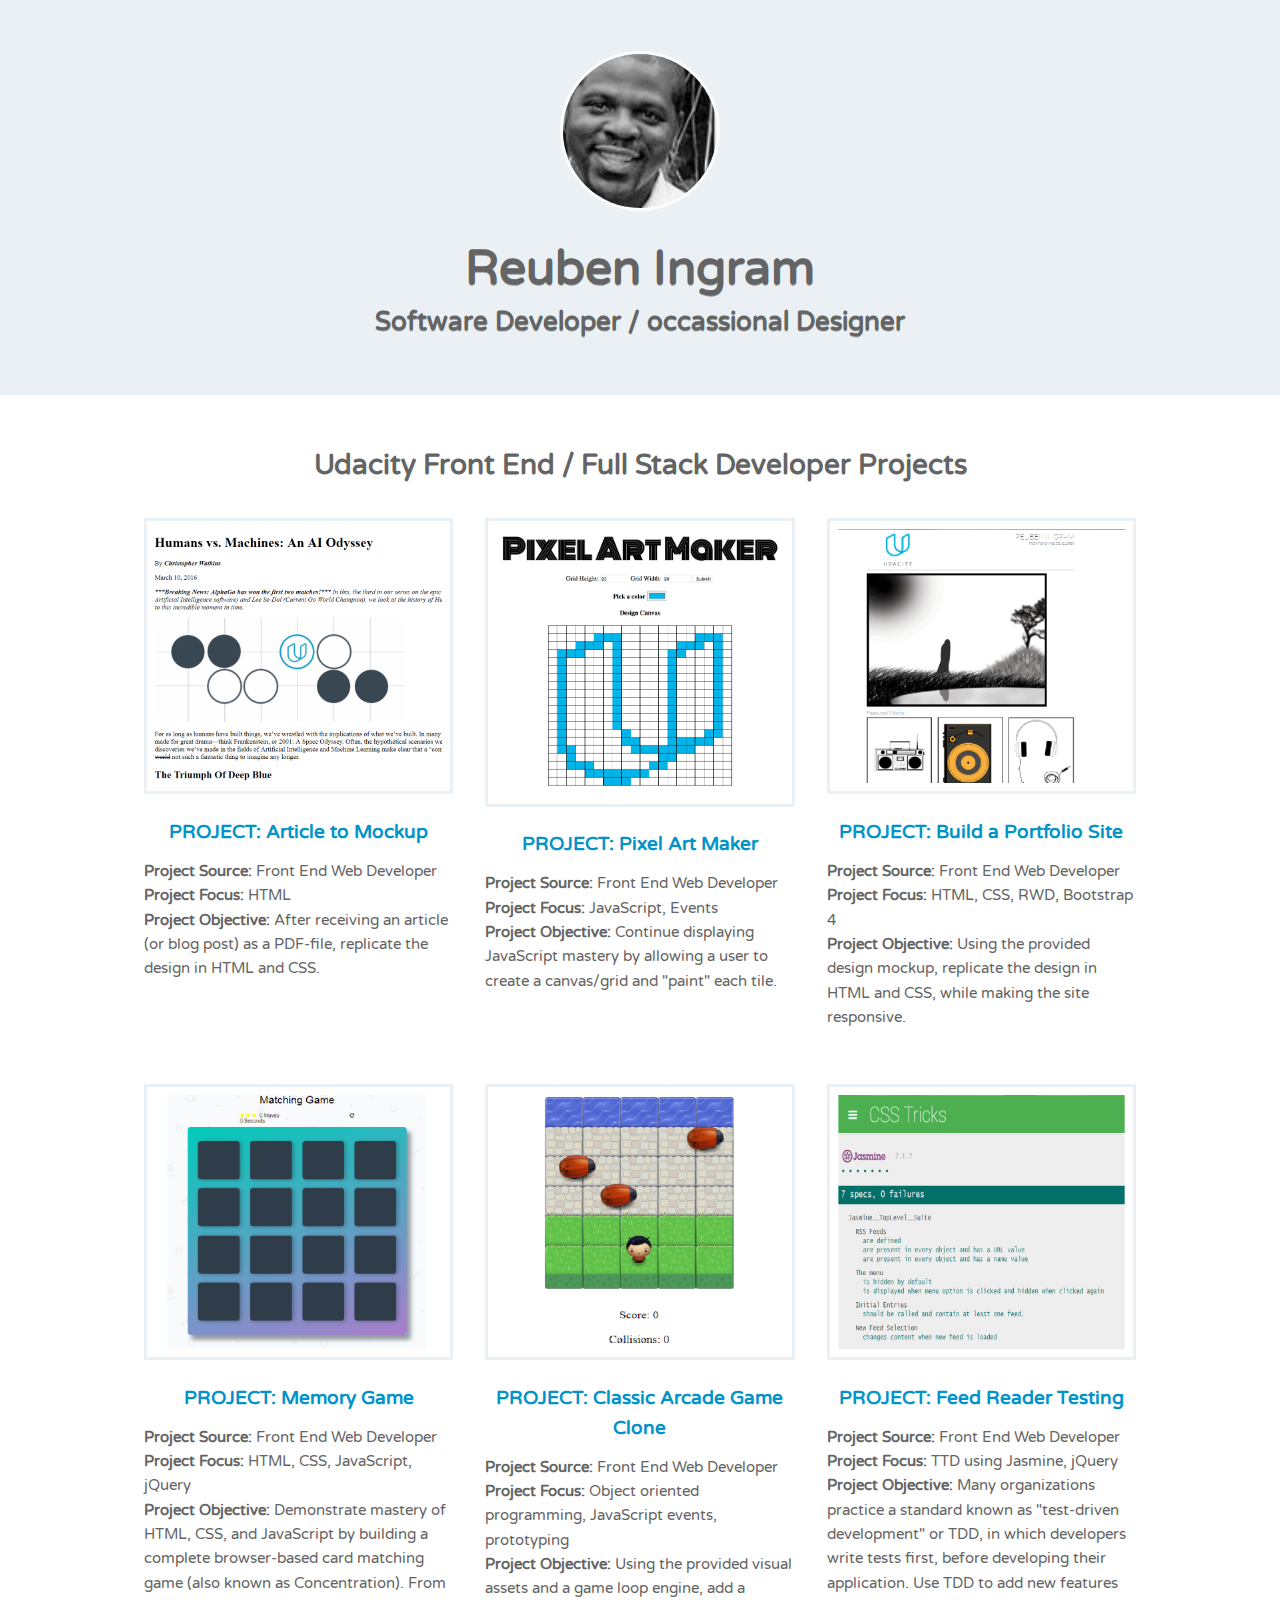
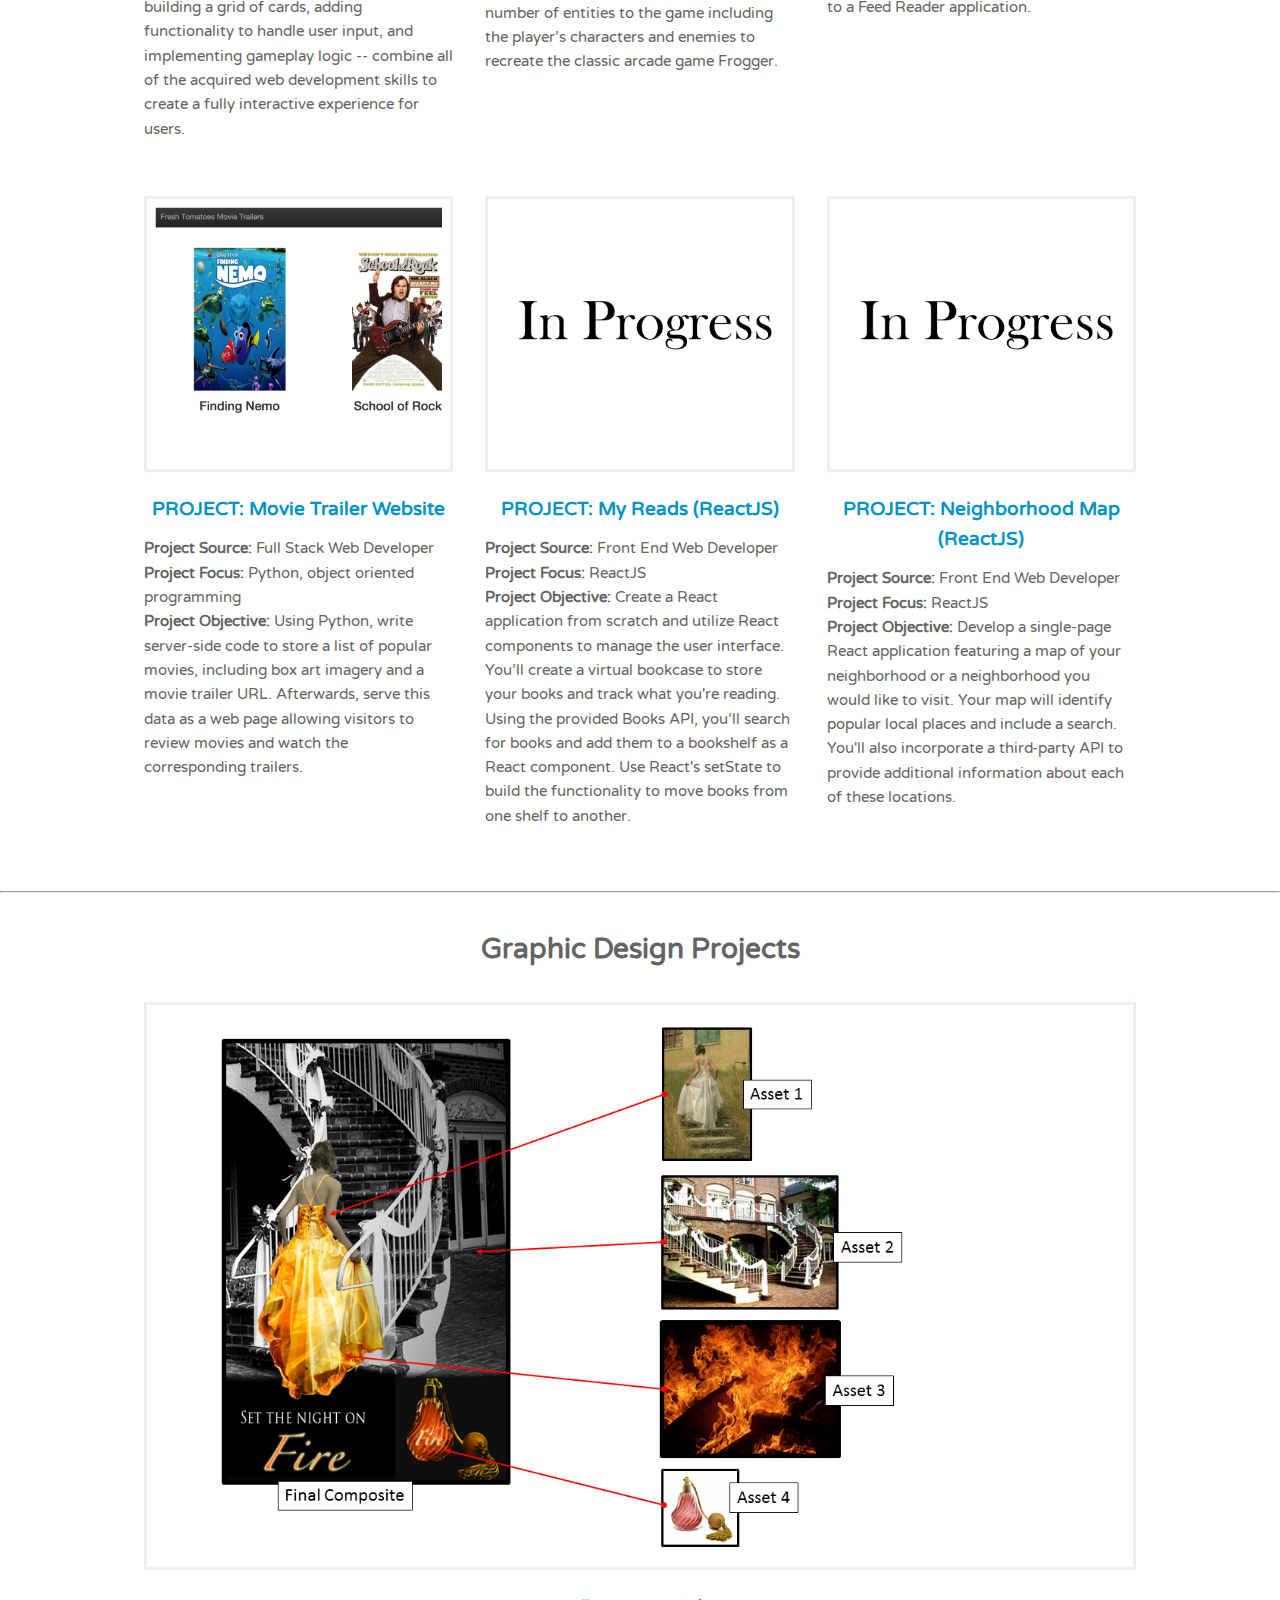
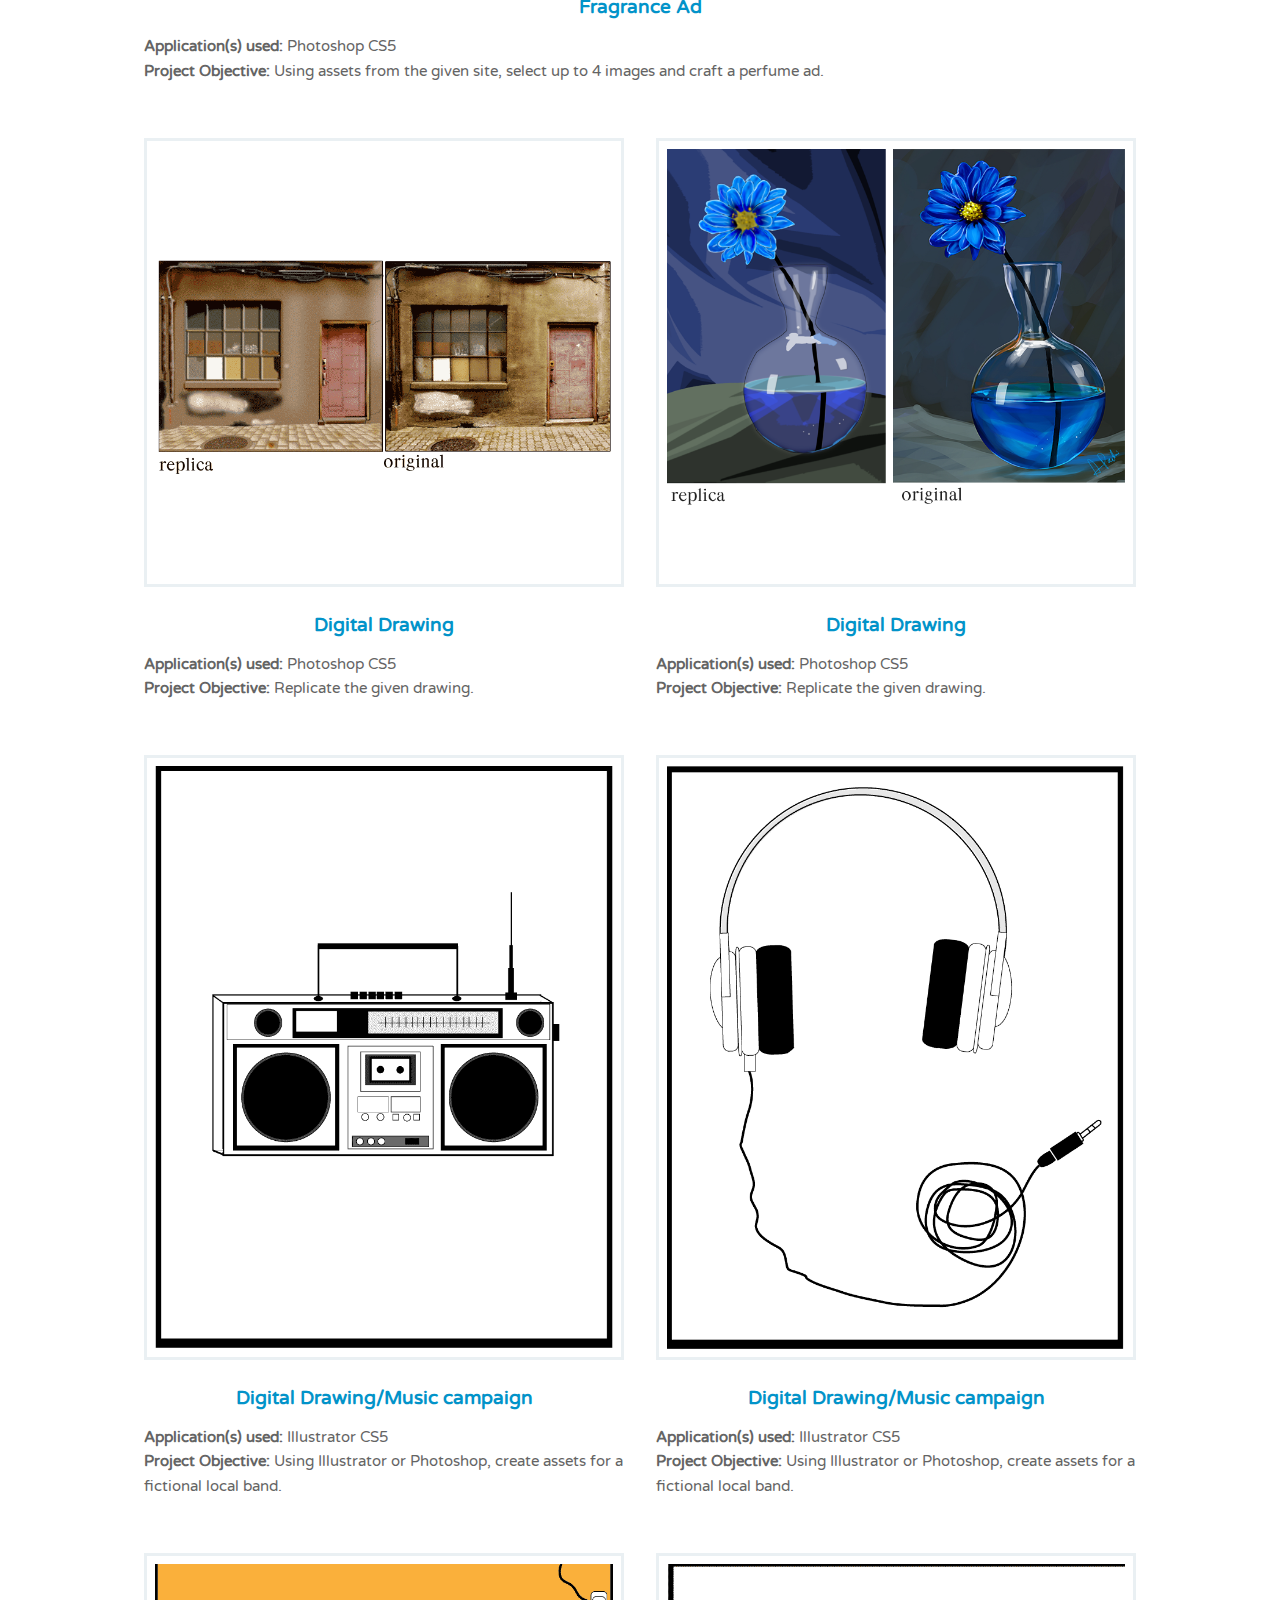
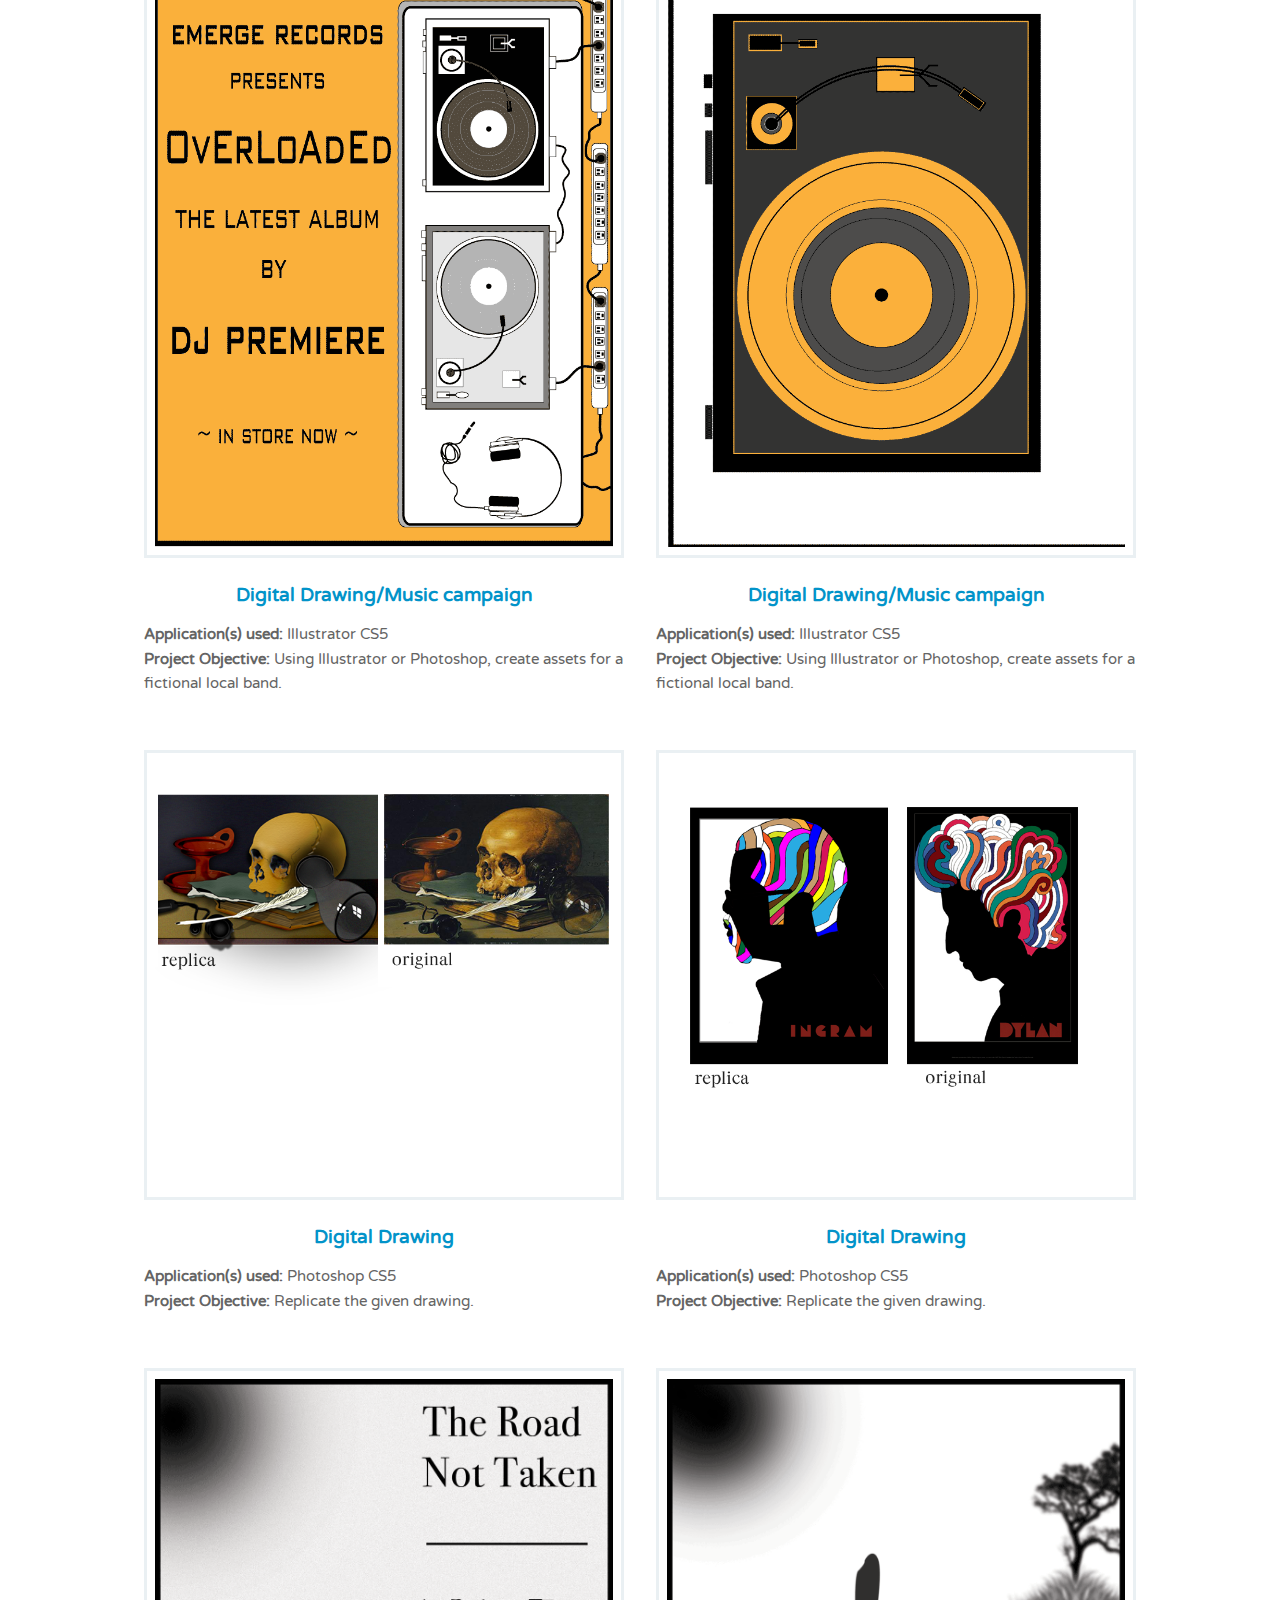
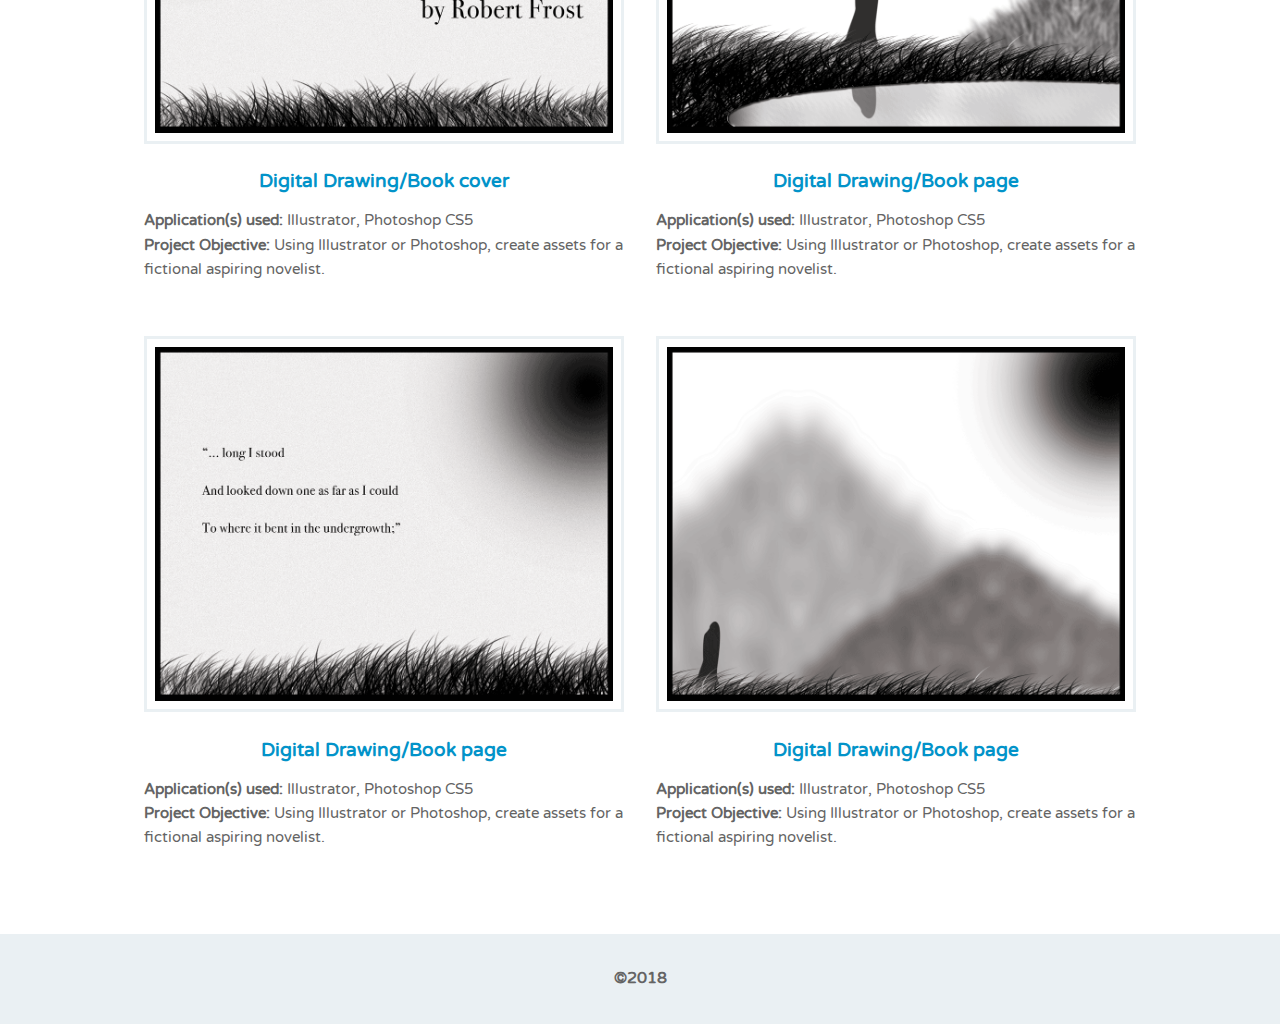
<file: index.html>
<!DOCTYPE html>
<html>
   <head>
      <meta name="viewport" content="width=device-width, initial-scale=1.0">
      <title>Reuben Ingram's Portfolio</title>
      <link href='https://fonts.googleapis.com/css?family=Varela+Round' rel='stylesheet' type='text/css'>
      <link rel="stylesheet" href="css/style.css">
   </head>
   <body>
      <div class="banner">
         <img class="photo" src="img/reub.jpg" alt="Reuben's Picture">
         <h1 class="headline">Reuben Ingram</h1>
         <span class="tagline">Software Developer / occassional Designer</span>
      </div>
      <!--/.banner-->
      <h2 class="title">Udacity Front End / Full Stack Developer Projects</h2>
      <div class="row fc">
         <div class="item">
            <a href="zArticleMockup/index.html">
			<img src="img/p0_article_to_mockup.png" alt="blog design picture">
            </a>
			<h3>PROJECT: Article to Mockup</h3>
            <p><span>Project Source: </span>Front End Web Developer <br/> <span>Project Focus: </span>HTML <br/> <span>Project Objective: </span>After receiving an article (or blog post) as a PDF-file, replicate the design in HTML and CSS.</p>
         </div>
         <div class="item">
            <a href="zPixelArtMaker/index.html">
			<img src="img/p2_pixel_art_maker.png" alt="pixel art maker picture">
            </a>
			<h3>PROJECT: Pixel Art Maker</h3>
            <p><span>Project Source: </span>Front End Web Developer <br/> <span>Project Focus: </span>JavaScript, Events <br/> <span>Project Objective: </span>Continue displaying JavaScript mastery by allowing a user to create a canvas/grid and "paint" each tile.</p>
         </div>
         <div class="item">
           <a href="zPortfolioSite/index.html">
		   <img src="img/p1_portfolio_site.png" alt="portfolio picture">		
		   </a>
		   <h3>PROJECT: Build a Portfolio Site</h3>
            <p><span>Project Source: </span>Front End Web Developer <br/> <span>Project Focus: </span>HTML, CSS, RWD, Bootstrap 4 <br/> <span>Project Objective: </span>Using the provided design mockup, replicate the design in HTML and CSS, while making the site responsive.</p>
         </div>
         <div class="item">
           <a href="zMemoryGameMaster/index.html">
		   <img src="img/p3_memory_game.png" alt="memory game">
			</a>
		   <h3>PROJECT: Memory Game</h3>
            <p><span>Project Source: </span>Front End Web Developer <br/> <span>Project Focus: </span>HTML, CSS, JavaScript, jQuery <br/> <span>Project Objective: </span>Demonstrate mastery of HTML, CSS, and JavaScript by building a complete browser-based card matching game (also known as Concentration). From building a grid of cards, adding functionality to handle user input, and implementing gameplay logic -- combine all of the acquired web development skills to create a fully interactive experience for users.</p>
         </div>
         <div class="item">
            <a href="zClassicArcade/index.html">
			<img src="img/p4_classic_arcade_game.png" alt="arcade game picture">
            </a>
			<h3>PROJECT: Classic Arcade Game Clone</h3>
            <p><span>Project Source: </span>Front End Web Developer <br/> <span>Project Focus: </span>Object oriented programming, JavaScript events, prototyping <br/> <span>Project Objective: </span>Using the provided visual assets and a game loop engine, add a number of entities to the game including the player’s characters and enemies to recreate the classic arcade game Frogger.</p>
         </div>
         <div class="item">
			<a href="zFeedReaderTesting/index.html">
            <img src="img/p6_feed_reader_testing.png" alt="feed reader picture">
			</a>
		 <h3>PROJECT: Feed Reader Testing</h3>
            <p><span>Project Source: </span>Front End Web Developer <br/> <span>Project Focus: </span>TTD using Jasmine, jQuery <br/> <span> Project Objective: </span>Many organizations practice a standard known as "test-driven development" or TDD, in which developers write tests first, before developing their application. Use TDD to add new features to a Feed Reader application.</p>
         </div>
         <div class="item">
            <img src="img/p1_movie_site.png" alt="foundation">
            <h3>PROJECT: Movie Trailer Website</h3>
            <p><span>Project Source: </span> Full Stack Web Developer <br/> <span> Project Focus: </span> Python, object oriented programming <br/> <span>Project Objective: </span> Using Python, write server-side code to store a list of popular movies, including box art imagery and a movie trailer URL. Afterwards, serve this data as a web page allowing visitors to review movies and watch the corresponding trailers.</p>
         </div>
         <div class="item">
            <img src="img/in_progress.png" alt="in progress">
            <h3>PROJECT: My Reads (ReactJS)</h3>
            <p><span>Project Source: </span> Front End Web Developer <br/> <span>Project Focus: </span>ReactJS <br/> <span>Project Objective: </span> Create a React application from scratch and utilize React components to manage the user interface. You’ll create a virtual bookcase to store your books and track what you're reading. Using the provided Books API, you’ll search for books and add them to a bookshelf as a React component. Use React's setState to build the functionality to move books from one shelf to another.</p>
         </div>
         <div class="item">
            <img src="img/in_progress.png" alt="in progress">
            <h3>PROJECT: Neighborhood Map (ReactJS)</h3>
            <p><span>Project Source: </span> Front End Web Developer <br/> <span>Project Focus: </span> ReactJS <br/> <span> Project Objective: </span> Develop a single-page React application featuring a map of your neighborhood or a neighborhood you would like to visit. Your map will identify popular local places and include a search. You'll also incorporate a third-party API to provide additional information about each of these locations.</p>
         </div>
      </div>
      <hr/>
      <br/>
      <h2 class="title">Graphic Design Projects</h2>
      <div class="row fc">
         <div class="item">
            <img src="img/doane1.png" alt="Woman's ad">
            <h3>Fragrance Ad</h3>
            <p><span>Application(s) used: </span> Photoshop CS5 <br/> <span> Project Objective: </span> Using assets from the given site, select up to 4 images and craft a perfume ad.</p>
         </div>
      </div>
      <div class="row fc">
         <div class="item">
            <img src="img/project4/pj1.png" alt="Abandoned storefront picture">
            <h3>Digital Drawing</h3>
            <p> <span>Application(s) used: </span> Photoshop CS5 <br/> <span> Project Objective: </span>  Replicate the given drawing.</p>
         </div>
         <div class="item">
            <img src="img/project4/prj2.png" alt="Illustrated picture">
            <h3>Digital Drawing</h3>
            <p> <span>Application(s) used: </span> Photoshop CS5 <br/> <span> Project Objective: </span>  Replicate the given drawing.</p>
         </div>
      </div>
      <div class="row fc">
         <div class="item">
            <img src="img/project2/boom-box.png" alt="Illustrated boombox">
            <h3>Digital Drawing/Music campaign</h3>
            <p> <span>Application(s) used: </span> Illustrator CS5 <br/> <span> Project Objective: </span>  Using Illustrator or Photoshop, create assets for a fictional local band.</p>
         </div>
         <div class="item">
            <img src="img/project2/headphones.png" alt="Illustrated headphones">
            <h3>Digital Drawing/Music campaign</h3>
            <p> <span>Application(s) used: </span> Illustrator CS5 <br/> <span> Project Objective: </span>  Using Illustrator or Photoshop, create assets for a fictional local band.</p>
         </div>
      </div>
      <div class="row fc">
         <div class="item">
            <img src="img/project2/Music-Project-turn-table.png" alt="Concert poster">	 
            <h3>Digital Drawing/Music campaign</h3>
            <p> <span>Application(s) used: </span> Illustrator CS5 <br/> <span> Project Objective: </span>  Using Illustrator or Photoshop, create assets for a fictional local band.</p>
         </div>
         <div class="item">
            <img src="img/project2/turn-table-half.png" alt="Turn table"> 
            <h3>Digital Drawing/Music campaign</h3>
            <p> <span>Application(s) used: </span> Illustrator CS5 <br/> <span> Project Objective: </span>  Using Illustrator or Photoshop, create assets for a fictional local band.</p>
         </div>
      </div>
      <div class="row fc">
         <div class="item">
            <img src="img/project4/prj3.png" alt="calc">
            <h3>Digital Drawing</h3>
            <p> <span>Application(s) used: </span> Photoshop CS5 <br/> <span> Project Objective: </span>  Replicate the given drawing.</p>
         </div>
         <div class="item">
            <img src="img/project4/prj4.png" alt="calc">	 
            <h3>Digital Drawing</h3>
            <p> <span>Application(s) used: </span> Photoshop CS5 <br/> <span> Project Objective: </span>  Replicate the given drawing.</p>
         </div>
      </div>
      <div class="row fc">
         <div class="item">
            <img src="img/project3/cover-1.png" alt="calc">	 
            <h3>Digital Drawing/Book cover</h3>
            <p> <span>Application(s) used: </span> Illustrator, Photoshop CS5 <br/> <span> Project Objective: </span>  Using Illustrator or Photoshop, create assets for a fictional aspiring novelist.</p>
         </div>
         <div class="item">
            <img src="img/project3/p1.png" alt="calc">
            <h3>Digital Drawing/Book page</h3>
            <p> <span>Application(s) used: </span> Illustrator, Photoshop CS5 <br/> <span> Project Objective: </span>  Using Illustrator or Photoshop, create assets for a fictional aspiring novelist.</p>
         </div>
      </div>
      <div class="row fc">
         <div class="item">
            <img src="img/project3/p6.png" alt="calc">
            <h3>Digital Drawing/Book page</h3>
            <p> <span>Application(s) used: </span> Illustrator, Photoshop CS5 <br/> <span> Project Objective: </span>  Using Illustrator or Photoshop, create assets for a fictional aspiring novelist.</p>
         </div>
         <div class="item">
            <img src="img/project3/p5.png" alt="calc">	 
            <h3>Digital Drawing/Book page</h3>
            <p> <span>Application(s) used: </span> Illustrator, Photoshop CS5 <br/> <span> Project Objective: </span>  Using Illustrator or Photoshop, create assets for a fictional aspiring novelist.</p>
         </div>
      </div>
      <footer class="main-footer">
         <span>&copy;2018</span>
      </footer>
   </body>
</html>
</file>
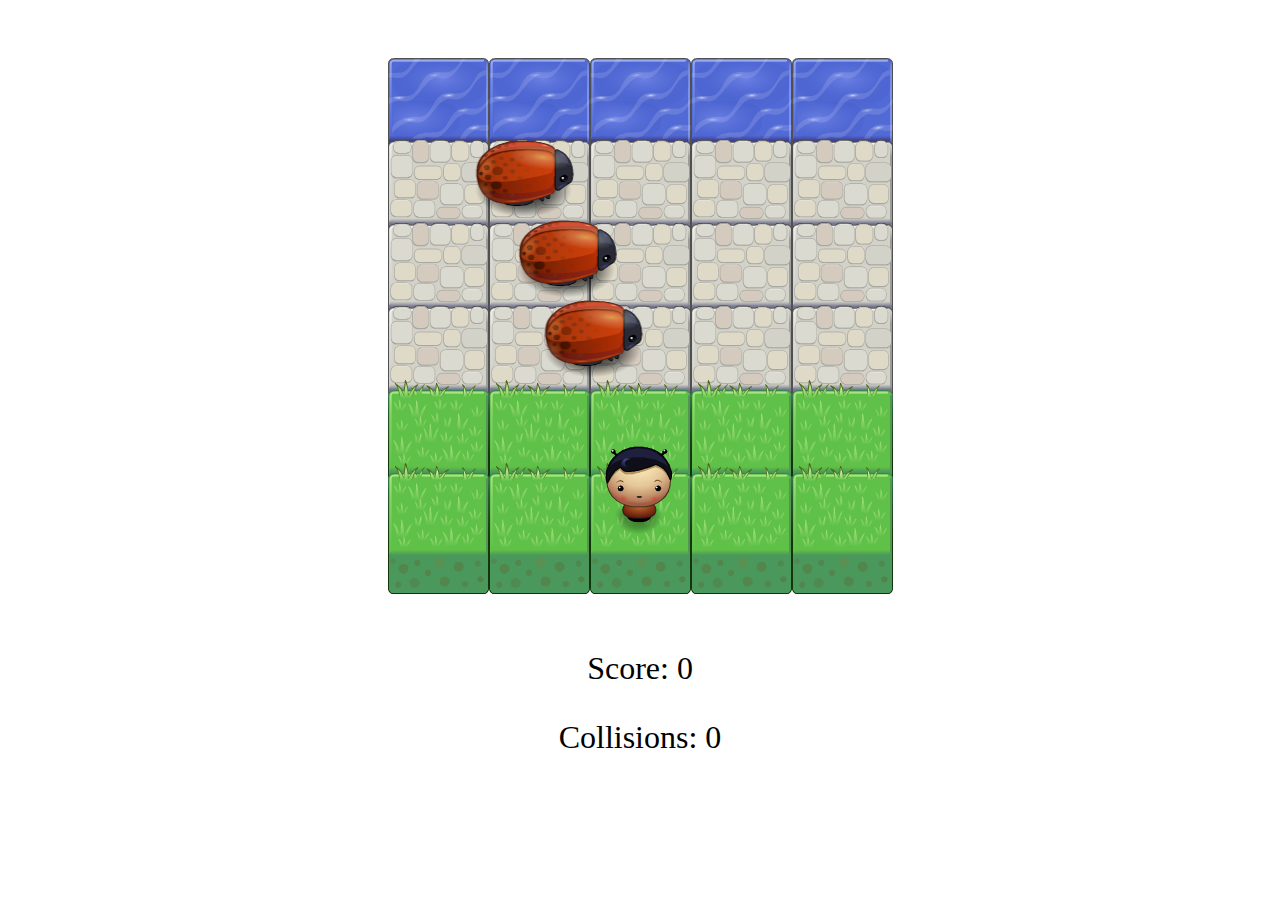
<file: zClassicArcade/index.html>
<!DOCTYPE html>
<html>
<head>
    <meta charset="UTF-8">
    <title>Effective JavaScript: Frogger</title>
    <link rel="stylesheet" href="css/style.css">
</head>
<body>
    <script src="js/resources.js"></script>
    <script src="js/app.js"></script>
    <script src="js/engine.js"></script>
	<p id="score">Score: 0</p>
	<p id="collision">Collisions: 0</p>
</body>
</html>
</file>
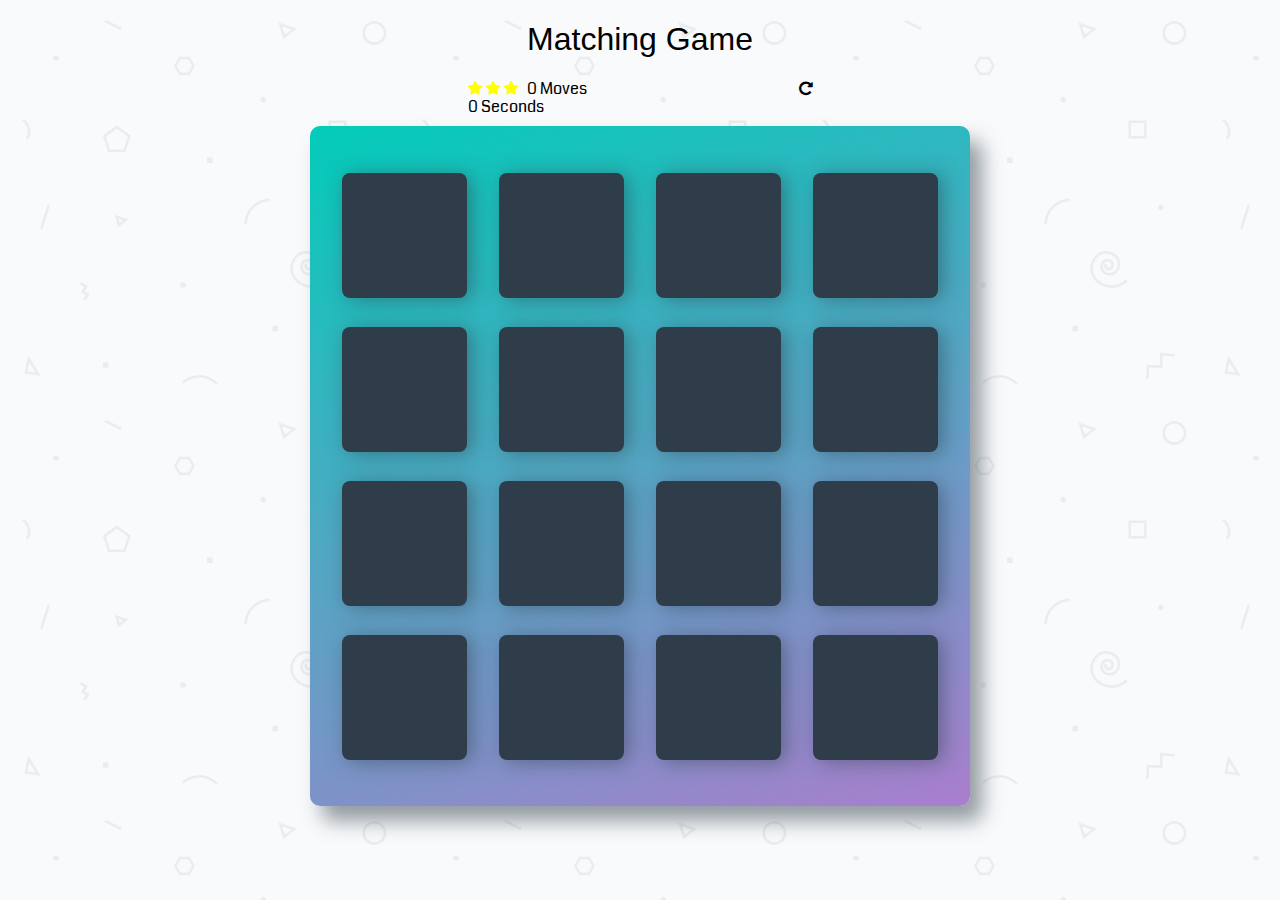
<file: zMemoryGameMaster/index.html>
<!doctype html>
<html lang="en">
<head>
    <meta charset="utf-8">
    <title>Matching Game</title>
	<meta name="viewport" content="width=device-width, initial-scale=1.0">
    <meta name="description" content="">
	<link rel="stylesheet" href="css/normalize.css">
    <link rel="stylesheet prefetch" href="https://maxcdn.bootstrapcdn.com/font-awesome/4.6.1/css/font-awesome.min.css">
    <link rel="stylesheet prefetch" href="https://fonts.googleapis.com/css?family=Coda">
	<script src="https://maxcdn.bootstrapcdn.com/bootstrap/3.3.7/js/bootstrap.min.js"></script>
    <link rel="stylesheet" href="css/app.css">
	<link rel="stylesheet" href="css/modal.css">
</head>
<body>

    <div class="container">
        <header>
            <h1>Matching Game</h1>
        </header>

        <section class="score-panel">
        	<ul class="stars">
        		<li><i class="fa fa-star"></i></li>
        		<li><i class="fa fa-star"></i></li>
        		<li><i class="fa fa-star"></i></li>
        	</ul>

        	<span class="moves">0</span> Moves

            <div class="restart" onclick="initFields()">
        		<i class="fa fa-repeat"></i>
        	</div>
			
			<div>
        	<span class="timed">0</span> Seconds
        	</div>
        </section>
	
	
		<!-- The Modal -->
		<div id="myModal" class="modal">

		  <!-- Modal content -->
		  <div class="modal-content">
			<span class="close">&times;</span>
			<h1></h1>
			<p></p>
			<button type="button" onclick="initFields()" class="btn btn-info btn-md" id="myBtn">Reset</button>
		  </div>

		</div>
	
        <ul class="deck">
			<li class="card"  onclick="flipCheck(0)">
                <i class="fa fa-diamond"></i>
            </li>
            <li class="card"  onclick="flipCheck(1)">
                <i class="fa fa-paper-plane-o"></i>
            </li>
            <li class="card"  onclick="flipCheck(2)">
                <i class="fa fa-anchor"></i>
            </li>
            <li class="card"  onclick="flipCheck(3)">
                <i class="fa fa-bolt"></i>
            </li>
            <li class="card"  onclick="flipCheck(4)">
                <i class="fa fa-cube"></i>
            </li>
            <li class="card"  onclick="flipCheck(5)">
                <i class="fa fa-anchor"></i>
            </li>
            <li class="card"  onclick="flipCheck(6)">
                <i class="fa fa-leaf"></i>
            </li>
            <li class="card"  onclick="flipCheck(7)">
                <i class="fa fa-bicycle"></i>
            </li>
            <li class="card"  onclick="flipCheck(8)">
                <i class="fa fa-diamond"></i>
            </li>
            <li class="card"  onclick="flipCheck(9)">
                <i class="fa fa-bomb"></i>
            </li>
            <li class="card"  onclick="flipCheck(10)">
                <i class="fa fa-leaf"></i>
            </li>
            <li class="card"  onclick="flipCheck(11)">
                <i class="fa fa-bomb"></i>
            </li>
            <li class="card"  onclick="flipCheck(12)">
                <i class="fa fa-bolt"></i>
            </li>
            <li class="card"  onclick="flipCheck(13)">
                <i class="fa fa-bicycle"></i>
            </li>
            <li class="card"  onclick="flipCheck(14)">
                <i class="fa fa-paper-plane-o"></i>
            </li>
            <li class="card"  onclick="flipCheck(15)">
                <i class="fa fa-cube"></i>
            </li>
        </ul>
    </div>

    <script src="js/app.js"></script>
	 
	
</body>
</html>
</file>
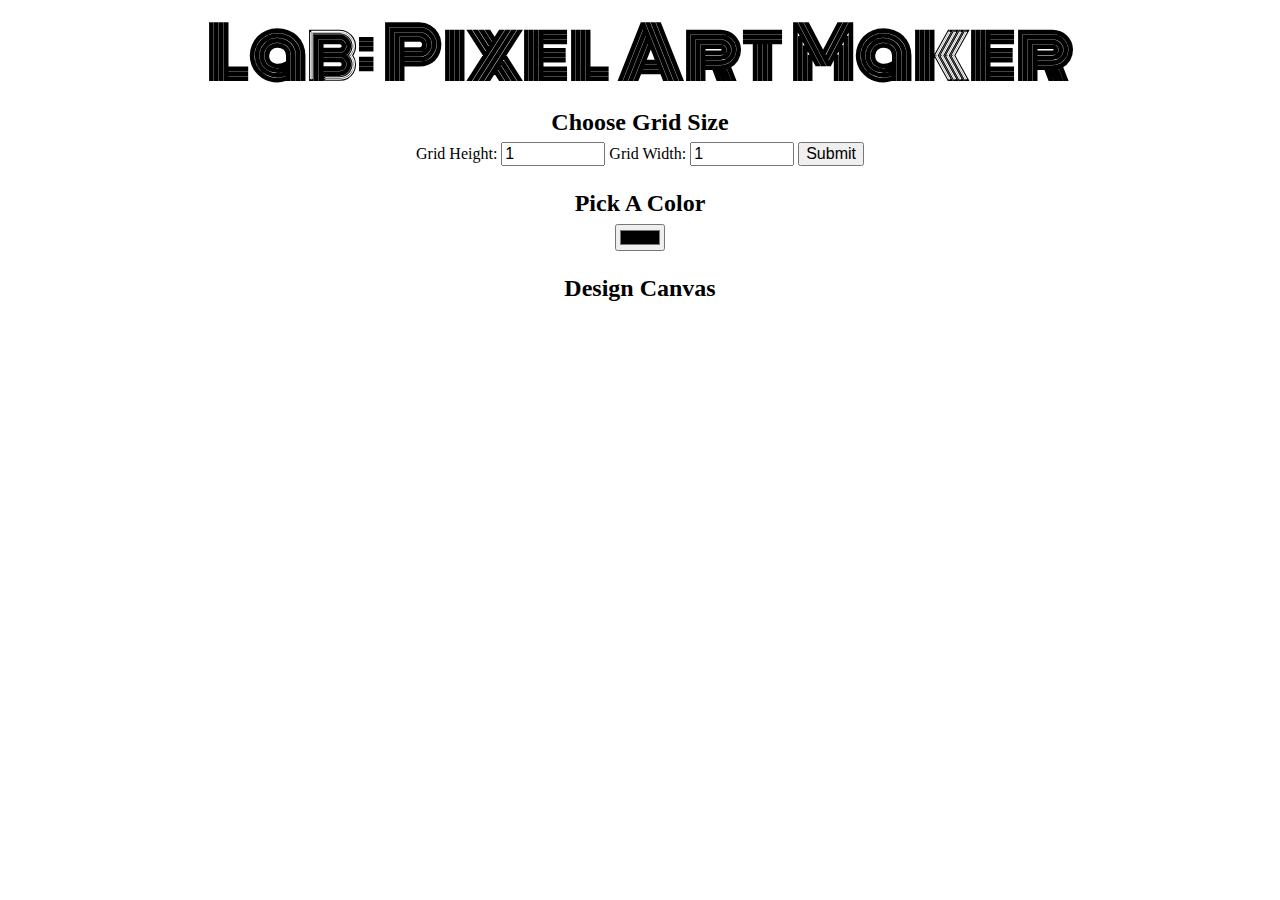
<file: zPixelArtMaker/index.html>
<!DOCTYPE html>
<html>
	<head>
		<title>Pixel Art Maker!!</title>
		<link rel="stylesheet" href="https://fonts.googleapis.com/css?family=Monoton">
		<link rel="stylesheet" href="normalize.css">
		<link rel="stylesheet" href="styles.css">
		<script src="https://ajax.googleapis.com/ajax/libs/jquery/3.2.1/jquery.min.js"></script>		
	</head>


	<body>
		<h1>Lab: Pixel Art Maker</h1>

		<h2>Choose Grid Size</h2>
		<form id="sizePicker">
			Grid Height:
			<input type="number" required id="input_height" name="height" min="1" max="48" value="1">
			Grid Width:
			<input type="number" required id="input_width" name="width" min="1" max="48" value="1">
			<button type="button" onclick="makeGrid()">Submit</button>
		</form>

		<h2>Pick A Color</h2>
		<input type="color" id="colorPicker">

		<h2>Design Canvas</h2>
		
		<table id="pixel_canvas">	
		</table>	
		
		<script src="designs.js"></script>
	</body>
</html>
</file>
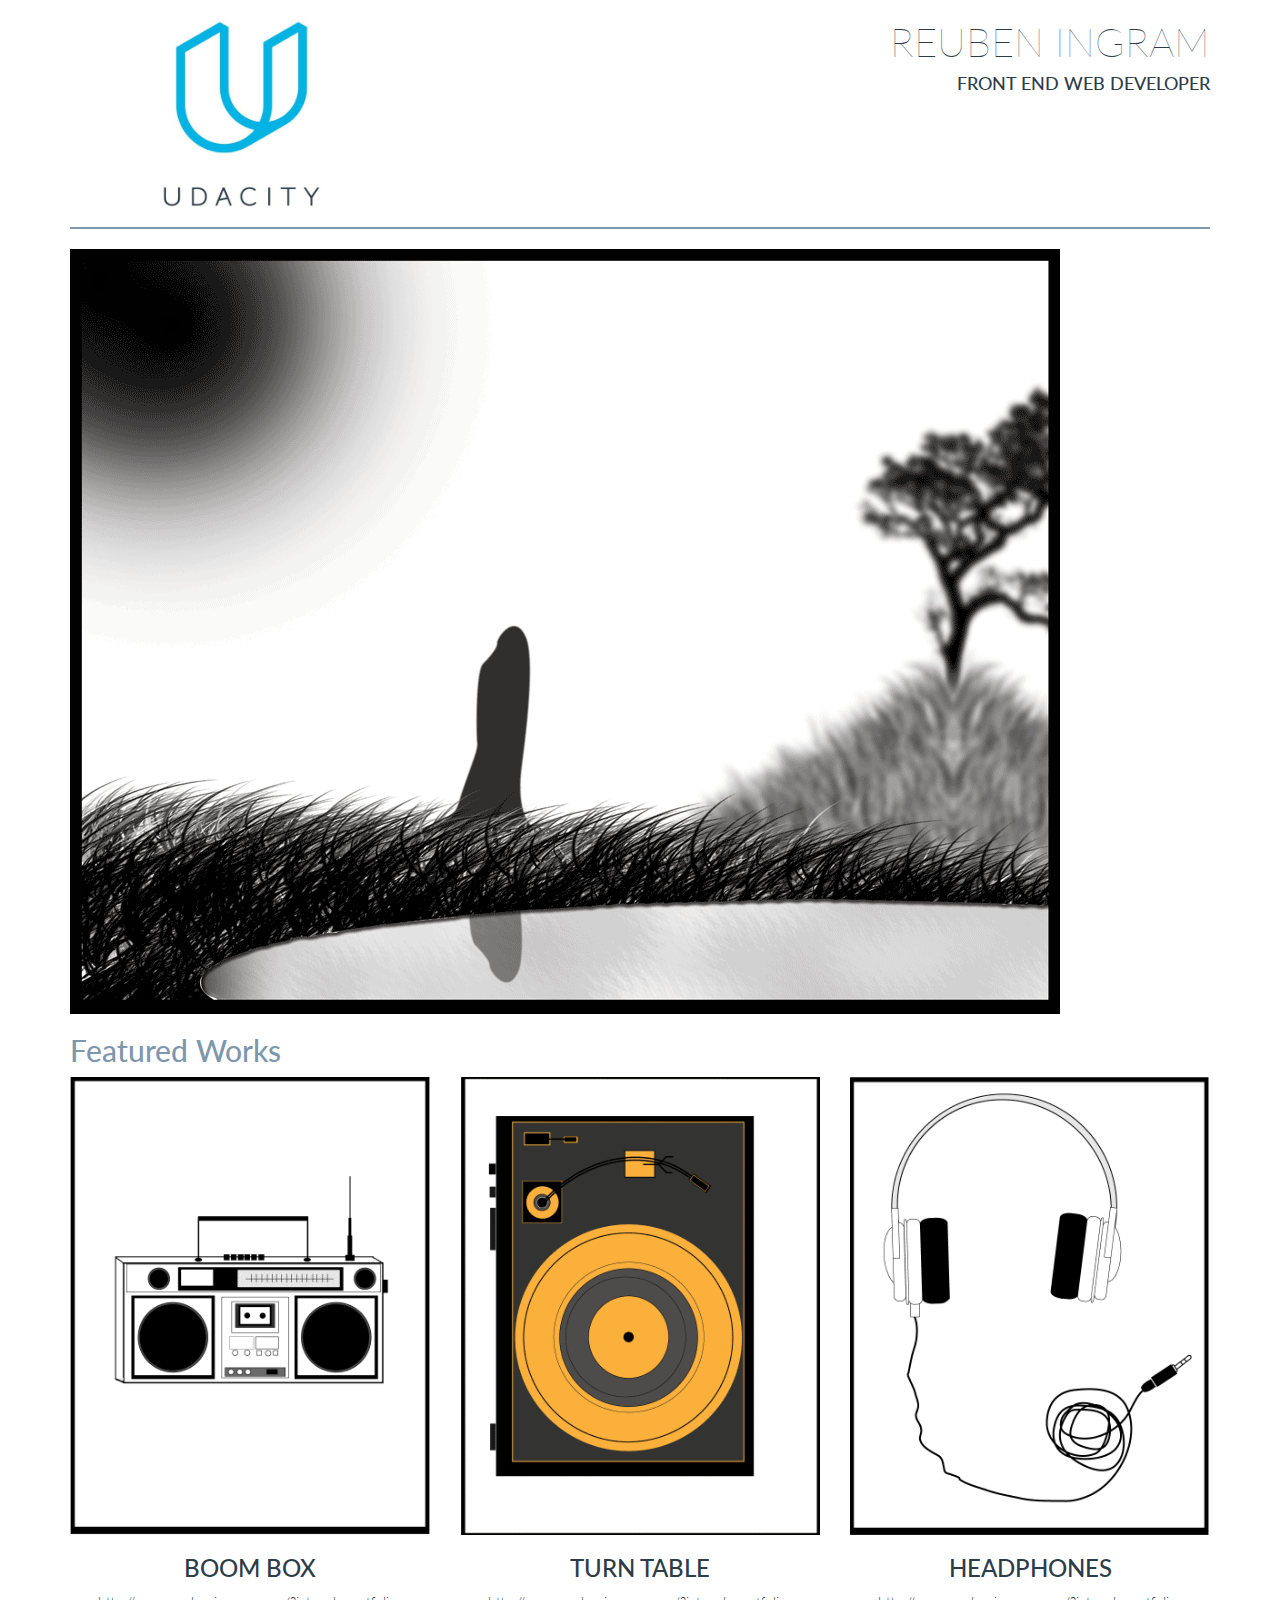
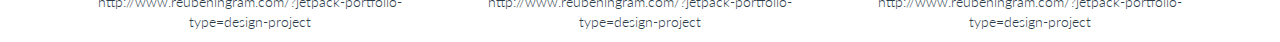
<file: zPortfolioSite/index.html>
<!DOCTYPE html>
<html>
<head>
  <meta charset="utf-8">
  <meta http-equiv="X-UA-Compatible" content="IE=edge">
  <meta name="viewport" content="width=device-width, initial-scale=1">
  <title>Reuben Ingram's Portfolio</title>
  <link rel="stylesheet" href="css/normalize.css">
  <link rel="stylesheet" href="css/bootstrap.min.css">
  <link rel="stylesheet" href="css/styles.css">
  <link href="https://fonts.googleapis.com/css?family=Lato:100,300" rel="stylesheet">
 </head>

<body>
  <div class="container">
   
   <header> 
    <div class="row">
      <div class="col-md-4">
		<img class="title-logo" src="images/udacity-logo-840x437.jpg" alt="Udacity logo">
	  </div>
      <div class="col-md-8 text-right text-uppercase">
		<h1 class="text-thin title-super">Reuben Ingram</h1>
		<h4>Front End Web Developer</h4>
	  </div>
    </div>
  </header>

	<div class="row">
		<div class="col-md-12">
			<hr>
		</div>
	</div>
	  
	<section class="row">  
		<div class="col-md-12">
			<img class="img-responsive" src="images/p1.png" alt="shadow by lake">
		</div>	  
	</section>
	
	
	<div class="row">
		<div class="col-md-12">
			<h2>Featured Works</h2>
		</div>
	</div>
	
	<div class="row  text-center">

		<div class="col-md-4">
			<img class="img-responsive" src="images/boom-box.png" alt="Boom Box">
			<h3 class="text-uppercase">Boom Box</h3>
			<p>http://www.reubeningram.com/?jetpack-portfolio-type=design-project</p>
		</div>

		<div class="col-md-4">
			<img class="img-responsive" src="images/turn-table-half.png" alt="Turn Table">
			<h3 class="text-uppercase">Turn Table</h3>
			<p>http://www.reubeningram.com/?jetpack-portfolio-type=design-project</p>	
		</div>
		

		<div class="col-md-4">
			<img class="img-responsive" src="images/headphones.png" alt="Head Phones">
			<h3 class="text-uppercase">Headphones</h3>
			<p>http://www.reubeningram.com/?jetpack-portfolio-type=design-project</p>
		</div>
	</div>
	  
	  
  </div>
</body>
</html>
</file>
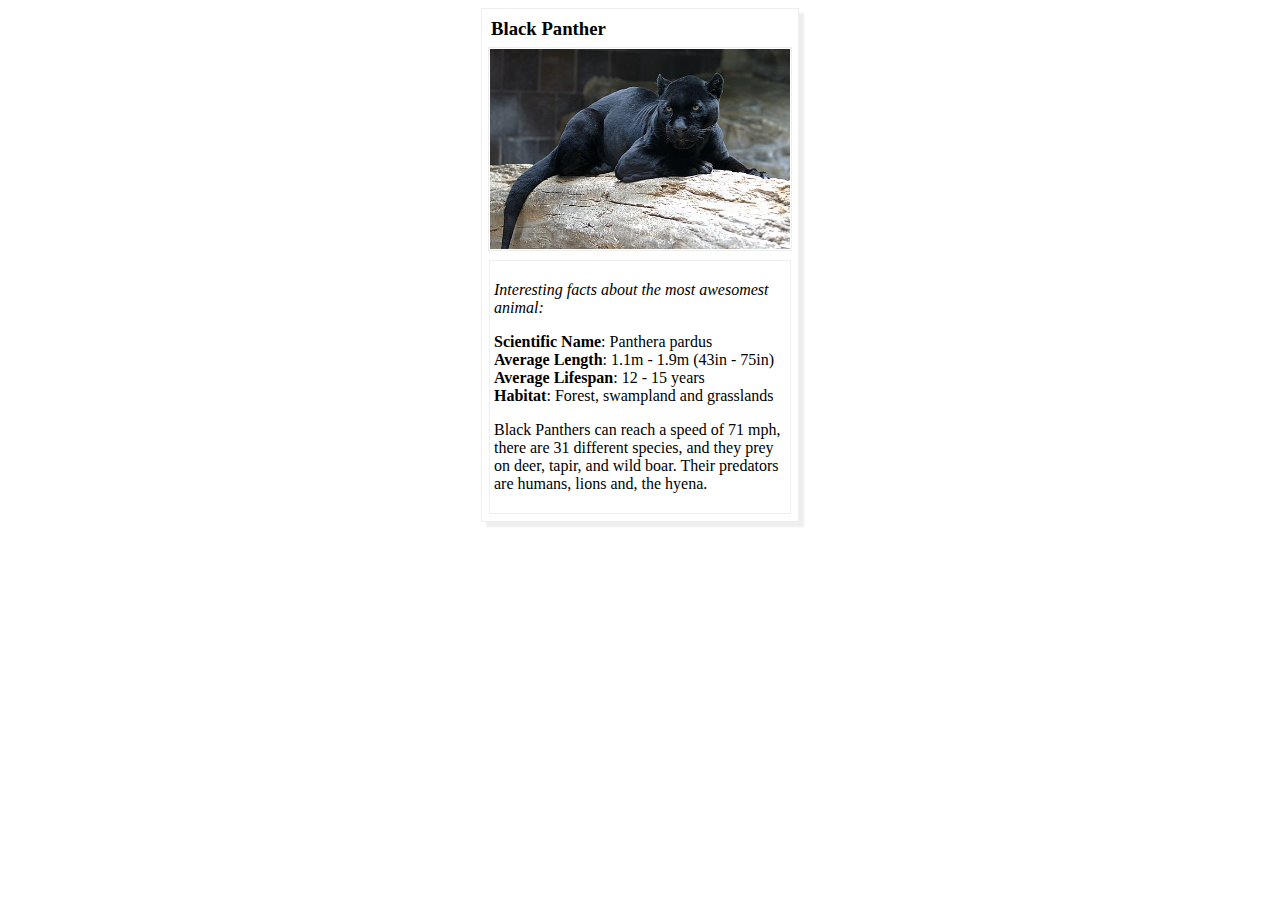
<file: zTradingCards/card.html>
<!DOCTYPE html>
<html>
<head>
	<meta charset="utf-8">
	<title>Animal Trading Cards</title>
	<link rel="stylesheet" href="css/styles.css">
</head>

<body>
	<div id="card" class="bord">
		<!-- your favorite animal's name goes here -->
		<h3 class="lefty">Black Panther</h3>
		
		<!-- your favorite animal's image goes here -->
		<img src="img/512px-Jaguar.jpg" alt="Black Panther" class="bord">
		
		
		<div id="small-box" class="bord">
			<!-- your favorite animal's interesting fact goes here -->
			<p id="fact" class="lefty">Interesting facts about the most awesomest animal:</p>
			<ul>
				<!-- your favorite animal's list items go here -->
				<li><span>Scientific Name</span>: Panthera pardus</li>
				<li><span>Average Length</span>: 1.1m - 1.9m (43in - 75in)</li>
				<li><span>Average Lifespan</span>: 12 - 15 years</li>
				<li><span>Habitat</span>: Forest, swampland and grasslands</li>
			</ul>
			<!-- your favorite animal's description goes here -->
			<p class="lefty"> Black Panthers can reach a speed of 71 mph, there are 31 different species, and they prey on deer, tapir,
			                  and wild boar. Their predators are humans, lions and, the hyena. 

			</p>
		</div>
	</div>
</body>
</html>
</file>
<file: css/style.css>
/* ================================= 
  Base Element Styles
==================================== */

* {
	box-sizing: border-box;
}
body {
	font-family: 'Varela Round', sans-serif;
	line-height: 1.6;
	color: #646464;
	margin: 0;
}
ul {
  margin: 0;
  padding: 0;
  list-style: none;
}
p {
	font-size: .95em;
	margin-top: 0;
	margin-bottom: 1.5em;
}
h3,
a {
	color: #0293c9; /* #3079AB */
}
h3 {
	margin-top: .8em;
	margin-bottom: .6em;
}
a {
	text-decoration: none;
}
img {
	width: 100%;
}


p {
    text-align: left;
}

span {
     font-weight: bold;
}

/* ================================= 
  Base Layout Styles
==================================== */

/* ---- Layout Containers ---- */

.banner,
.main-footer {
	text-align: center;
}
.banner {
 
	background: rgba(217,228,234,.55);
	background-size: cover;
	padding: 3.2em 0;
	margin-bottom: 3em;
	text-shadow: 0 1px rgba(0,0,0,.35);
}
.item {
	padding-right: 1em;
	padding-left: 1em;
}
.main-footer {
	background: rgba(217,228,234,.55);
	padding: 2em 0;
	margin-top: 30px;
}

/* ---- Page Elements ---- */

.photo {
	width: 160px;
	border-radius: 50%;
	border: solid 3px rgba(255,255,255,.8);
}
.headline {
	margin: .35em 0 0;
	line-height: 1.35;
}
.title {
	font-size: 1.75em;
	text-align: center;
	margin-top: 0;
	margin-bottom: 1.1em;
}
.feat-img {
	border-radius: 5px;
}
.item img {
	border: solid 3px rgba(217,228,234,.55);
	padding: 8px;
}

.item img:hover {	
	border: 2px solid red;  
}


/* ================================= 
  Media Queries
==================================== */

@media (min-width: 769px) {
	.row {
		width: 90%;
		margin: 0 auto;
	}
	.headline {
		font-size: 3em;
	}
	.tagline {
		font-size: 1.65em;
	}
	.fc {
		display: -webkit-flex;
		display: flex;
	}
	.item {
		-webkit-flex: 1 50%;
		flex: 1 50%;
		text-align: center;
		margin-bottom: 2em;
	}
	.row {
		-webkit-flex-wrap: wrap;
		flex-wrap: wrap;
	}
}

@media (min-width: 1025px) {
	.row {
		width: 80%;
		max-width: 1150px;
	}
	.item {
		-webkit-flex-basis: 33.333333333%;
		flex-basis: 33.333333333%;
	}
}
</file>
<file: zClassicArcade/css/style.css>
body {
    text-align: center;
}

p {
	 font-size:200%;
}
</file>
<file: zMemoryGameMaster/css/app.css>
html {
    box-sizing: border-box;
}

*,
*::before,
*::after {
    box-sizing: inherit;
}

html,
body {
    width: 100%;
    height: 100%;
    margin: 0;
    padding: 0;
}

body {
    background: #ffffff url('../img/geometry2.png'); /* Background pattern from Subtle Patterns */
    font-family: 'Coda', cursive;
}

.container {
    display: flex;
    justify-content: center;
    align-items: center;
    flex-direction: column;
}

h1 {
    font-family: 'Open Sans', sans-serif;
    font-weight: 300;
}

/*
 * Styles for the c of cards
 */

.deck {
    width: 660px;
    min-height: 680px;
    background: linear-gradient(160deg, #02ccba 0%, #aa7ecd 100%);
    padding: 32px;
    border-radius: 10px;
    box-shadow: 12px 15px 20px 0 rgba(46, 61, 73, 0.5);
    display: flex;
    flex-wrap: wrap;
    justify-content: space-between;
    align-items: center;
    margin: 0 0 3em;
}

.deck .card {
    height: 125px;
    width: 125px;
    background: #2e3d49;
    font-size: 0;
    color: #ffffff;
    border-radius: 8px;
    cursor: pointer;
    display: flex;
    justify-content: center;
    align-items: center;
    box-shadow: 5px 2px 20px 0 rgba(46, 61, 73, 0.5);
}

.deck .card.open {
    transform: rotateY(0);
    background: #02b3e4;
    cursor: default;
}

.deck .card.show {
    font-size: 33px;
}




.deck .card.match {
    cursor: default;
    background: #02ccba;
    font-size: 33px;
}

.deck .card.matchEffect {
    background: #ffffff;
}



.deck .card.mismatch {
    cursor: default;
    background: #ff0000;
    font-size: 33px;
	animation: shake 0.5s;
    animation-iteration-count: infinite;
}


/* shake settings from    https://www.w3schools.com/howto/howto_css_shake_image.asp     */
@keyframes shake {
  0% { transform: translate(1px, 1px) rotate(0deg); }
  10% { transform: translate(-1px, -2px) rotate(-1deg); }
  20% { transform: translate(-3px, 0px) rotate(1deg); }
  30% { transform: translate(3px, 2px) rotate(0deg); }
  40% { transform: translate(1px, -1px) rotate(1deg); }
  50% { transform: translate(-1px, 2px) rotate(-1deg); }
  60% { transform: translate(-3px, 1px) rotate(0deg); }
  70% { transform: translate(3px, 1px) rotate(-1deg); }
  80% { transform: translate(-1px, -1px) rotate(1deg); }
  90% { transform: translate(1px, 2px) rotate(0deg); }
  100% { transform: translate(1px, -2px) rotate(-1deg); }
}



/*
 * Styles for the Score Panel
 */

.score-panel {
    text-align: left;
    width: 345px;
    margin-bottom: 10px;
}

.score-panel .stars {
    margin: 0;
    padding: 0;
    display: inline-block;
    margin: 0 5px 0 0;
}

.score-panel .stars li {
    list-style: none;
    display: inline-block;
	color: yellow;
}


.hideE .stars li {
    display: hidden;	
}

hr { 
	border: none;
	background-color: #7d97ad;  
	height: 2px;
}

.score-panel .restart {
    float: right;
    cursor: pointer;
}

img:hover,  .card:hover, .restart:hover {
	
	
	border: 1px solid black;
    outline: #FFFFFF solid 3px;
    text-align: center;
	
}

img {
	width: 125px;
	height: 125px;
	border-radius: 25px;
	background-position: left top;
    background-repeat: repeat;
}
</file>
<file: zMemoryGameMaster/css/modal.css>
/* The Modal (background) */
.modal {
    display: none; /* Hidden by default */
    position: fixed; /* Stay in place */
    z-index: 1; /* Sit on top */
    padding-top: 100px; /* Location of the box */
    left: 100px;
    top: 0;
    width: 50%; /* Full width */
    height: 100%; /* Full height */
    overflow: auto; /* Enable scroll if needed */
    
}

/* Modal Content */
.modal-content {
    background-color: #fefefe;
    margin: auto;
    padding: 20px;
    border: 1px solid #888;
    width: 80%;
}

/* The Close Button */
.close {
    color: #aaaaaa;
    float: right;
    font-size: 28px;
    font-weight: bold;
}

.close:hover,
.close:focus {
    color: #000;
    text-decoration: none;
    cursor: pointer;
}
</file>
<file: zPixelArtMaker/styles.css>
body {
    text-align: center;
}

h1 {
    font-family: Monoton;
    font-size: 70px;
    margin: 0.2em;
}

h2 {
    margin: 1em 0 0.25em;
}

h2:first-of-type {
    margin-top: 0.5em;
}


table, tr, td {
    border: 1px solid black;
}

table {
    border-collapse: collapse;
    margin: 0 auto;
	background-color: white;
 
}

tr {
    height: 20px;

}

td {
    width: 20px;
}

input[type=number] {
    width: 6em;
}
</file>
<file: zPortfolioSite/css/styles.css>
body {
	font-family: "Lato", sans-serif;
	color: #2d3c49;
	font-weight: 300;
	}
	
.text-muted {
	color: #bcbbbb;
}

.text-thin {
	font-weight: 100;
}

.title-super {
	font-size: 40px;
}

.title-logo {
	margin-top: 20px;
}

hr { 
	border: none;
	background-color: #7d97ad;  
	height: 2px;
}

.second-class-images {
	width: 300px; 
	height: 150px;
}

h2 {
	color: #2d3c49;
	color: #7d97ad;
}

img, embed, 
object, video {
	max-width: 100%;
}
</file>
<file: zTradingCards/css/styles.css>
/* add your CSS here */

#card{
	margin: auto;
	 text-align: center;
	 width: 310px; 
	 box-shadow: 5px 5px 2px #EEEEEE;
	 padding: 3px;
}

.lefty {
	text-align: left;
}

h3 {
	margin: 3px; 
	padding: 3px;

}

.bord {
	 border-width: thin;
	 border-style: solid; 
	 border-color: #EEEEEE;
}

img {
	width: 300px;
	height: 200px;
	margin: 1px; 
	padding: 1px;
}

#small-box{
	margin: 4px; 
	padding: 4px;
}

li {
	list-style-type: none;
	align: left;	
	text-align: left;
}

ul {
	margin: 0px;
	padding: 0px;
	align: left;
}

#fact {
	 font-style: italic;
     
}


span {
	font-weight: bold;
}
</file>
